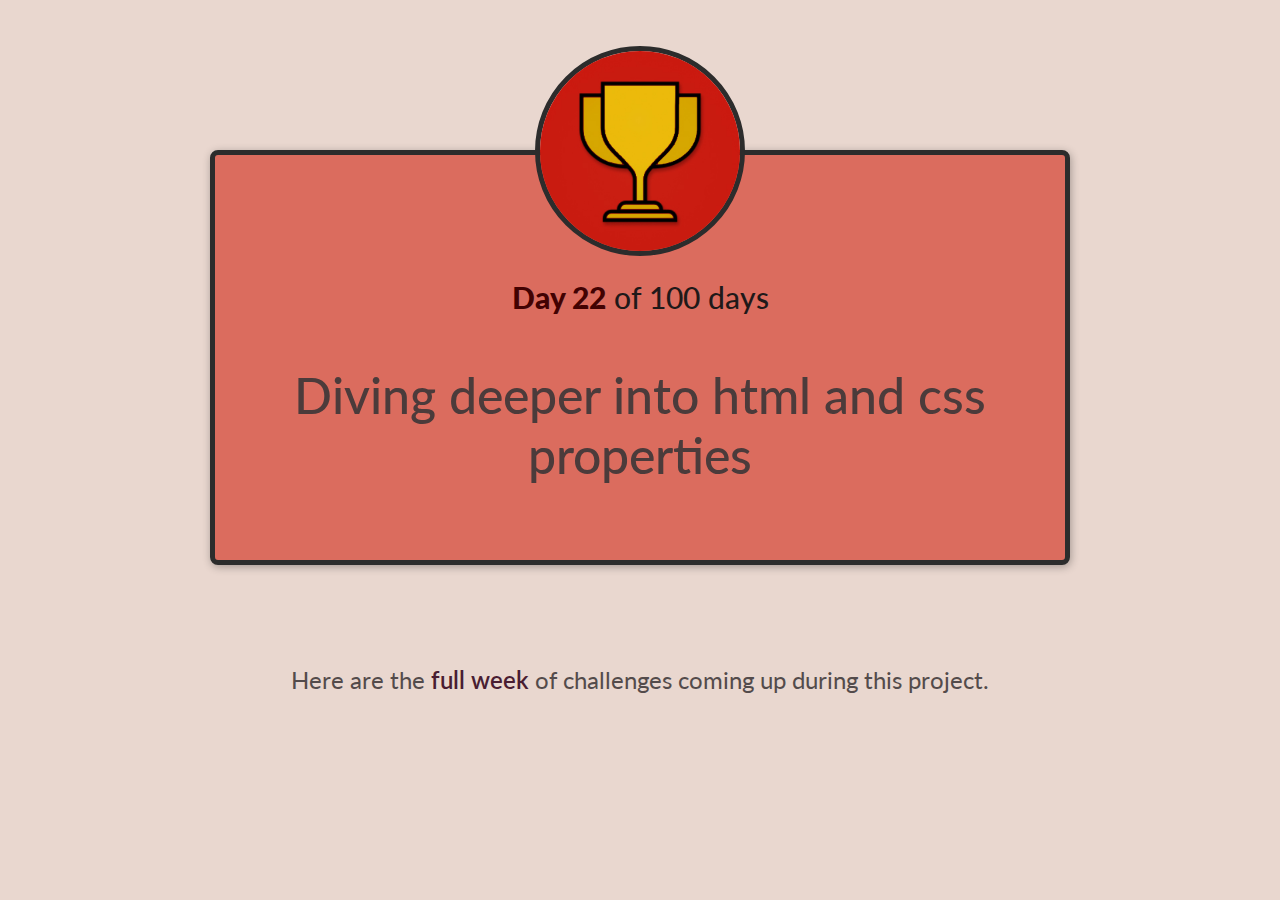
<file: index.html>
<!DOCTYPE html>
<html lang="en">
  <head>
    <meta charset="UTF-8" />
    <meta http-equiv="X-UA-Compatible" content="IE=edge" />
    <meta name="viewport" content="width=device-width, initial-scale=1.0" />
    <link rel="icon" href="./images/favicon.ico" type="image/x-icon" />
    <title>Rawgher's 100 Days of Code</title>
    <link rel="preconnect" href="https://fonts.googleapis.com" />
    <link rel="preconnect" href="https://fonts.gstatic.com" crossorigin />
    <link href="https://fonts.googleapis.com/css2?family=Lato:wght@400;700&display=swap" rel="stylesheet" />
    <link href="./css/styles.css" rel="stylesheet" />
    <link href="./css/index.css" rel="stylesheet" />
  </head>
  <body>
    <main>
      <img src="./images/challenges-trophy.jpg" alt="Challenge trophy image" />
      <h1><span class="current-date">Day 22</span> of 100 days</h1>
      <p id="challenge">Diving deeper into html and css properties</p>
    </main>
    <footer>
      <p>Here are the <a href="./full-week.html">full week</a> of challenges coming up during this project.</p>
    </footer>
  </body>
</html>
</file>
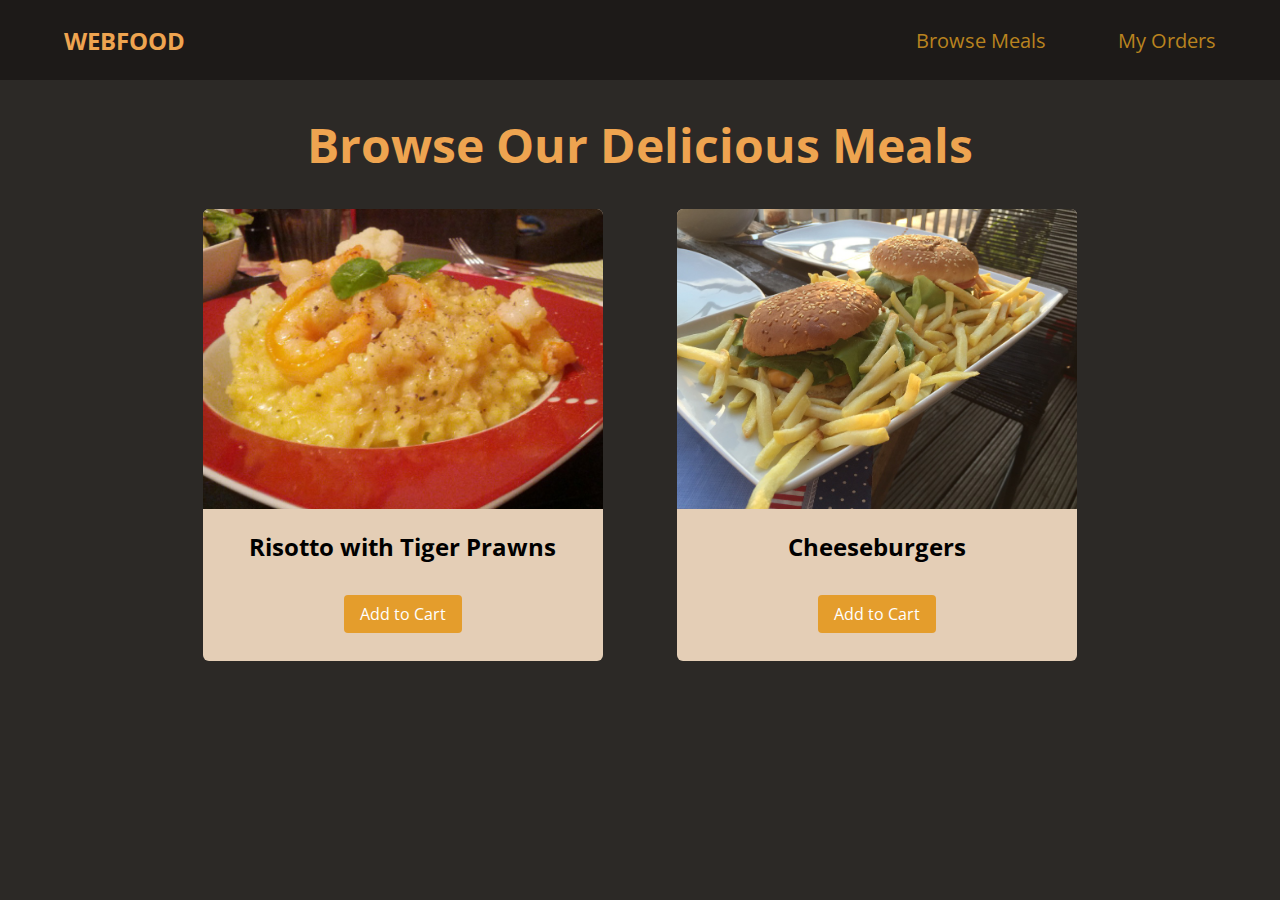
<file: food-site/index.html>
<!DOCTYPE html>
<html lang="en">
  <head>
    <meta charset="UTF-8" />
    <meta http-equiv="X-UA-Compatible" content="IE=edge" />
    <meta name="viewport" content="width=device-width, initial-scale=1.0" />
    <title>Webfood</title>
    <link rel="preconnect" href="https://fonts.gstatic.com" />
    <link href="https://fonts.googleapis.com/css2?family=Open+Sans:wght@400;700&display=swap" rel="stylesheet" />
    <link href="./css/styles.css" rel="stylesheet" />
  </head>
  <body>
    <header id="main-header">
      <a href="/food-site/index.html" id="nav-home">Webfood</a>
      <nav id="nav-items">
        <ul>
          <li><a href="#">Browse Meals</a></li>
          <li><a href="#">My Orders</a></li>
        </ul>
      </nav>
    </header>
    <main>
      <h1>Browse Our Delicious Meals</h1>
      <section id="latest-products">
        <div class="food-item">
          <article>
            <img src="./images/risotto.jpg" alt="Delicious risotto with tiger prawns" />
            <div class="food-item-content">
              <h2>Risotto with Tiger Prawns</h2>
              <a href="#" class="btn">Add to Cart</a>
            </div>
          </article>
        </div>
        <div class="food-item">
          <article>
            <img src="./images/cheeseburgers.jpg" alt="Classic cheeseburgers with fries" />
            <div class="food-item-content">
              <h2>Cheeseburgers</h2>
              <a href="#" class="btn">Add to Cart</a>
            </div>
          </article>
        </div>
      </section>
    </main>
  </body>
</html>
</file>
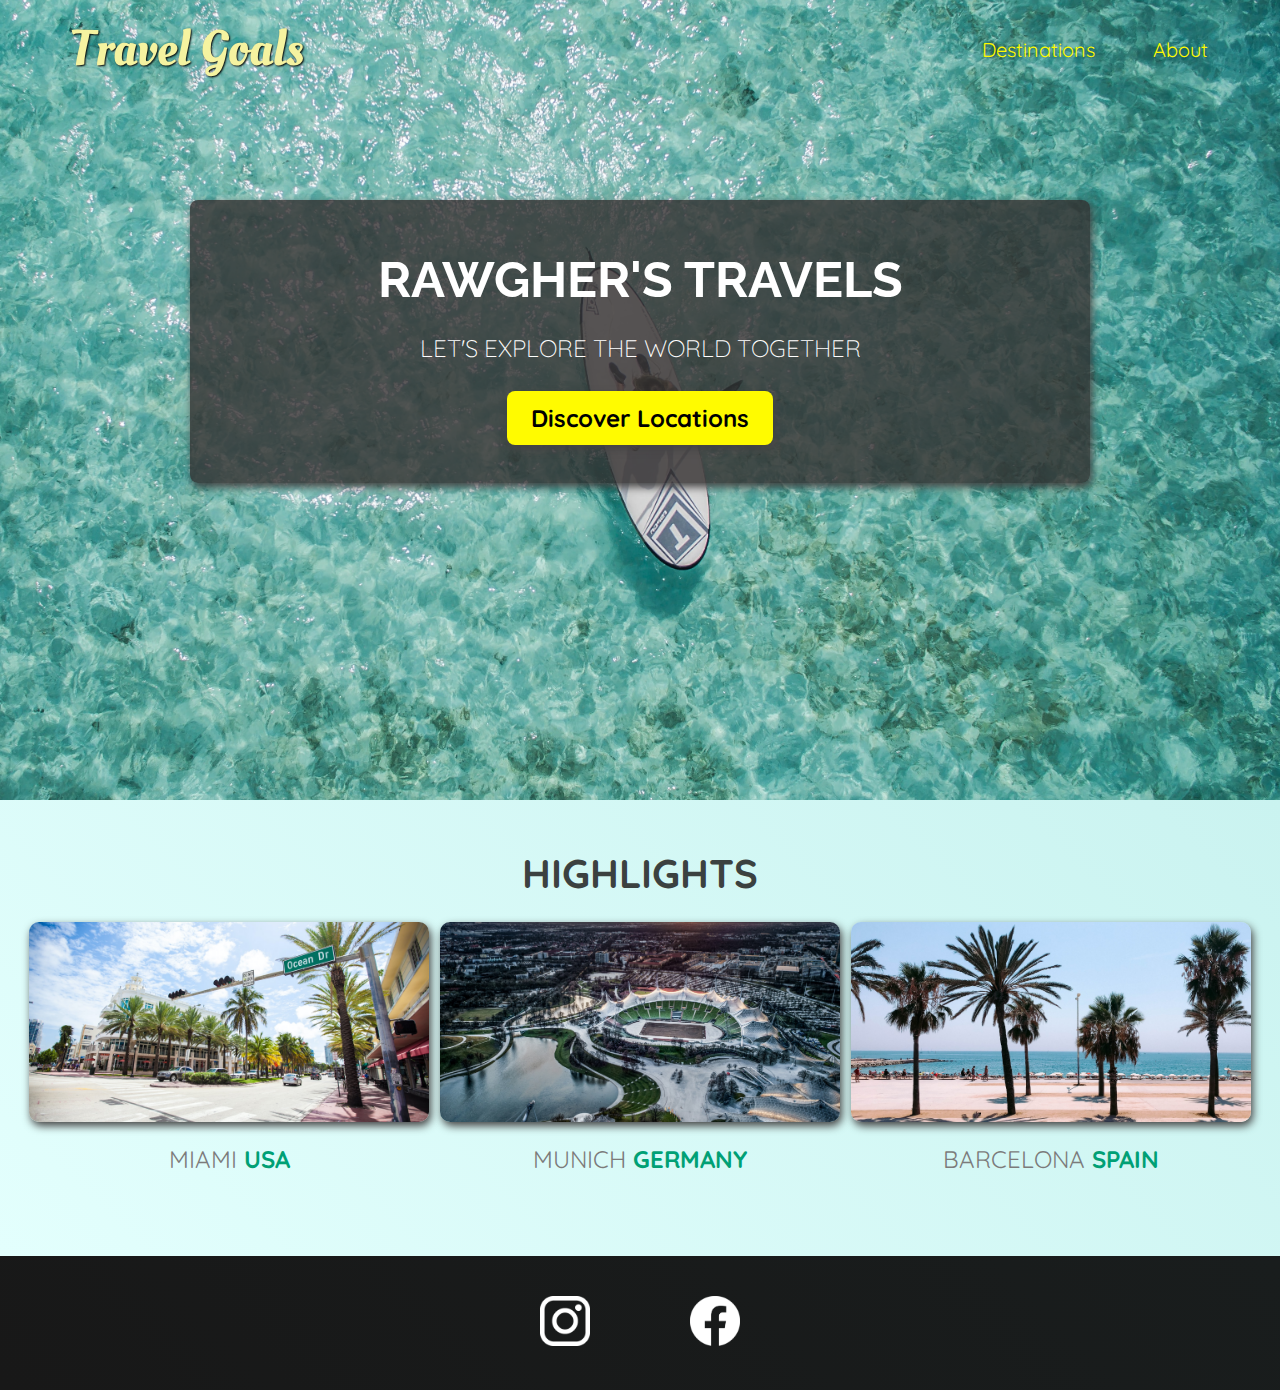
<file: travel-site/index.html>
<!DOCTYPE html>
<html lang="en">
  <head>
    <meta charset="UTF-8" />
    <meta http-equiv="X-UA-Compatible" content="IE=edge" />
    <meta name="viewport" content="width=device-width, initial-scale=1.0" />
    <title>Travel Goals</title>
    <link href="https://fonts.googleapis.com/css2?family=Raleway:wght@700&family=Oleo+Script:wght@700&family=Quicksand:wght@300;500;700&display=swap" rel="stylesheet" />
    <link href="./css/shared.css" rel="stylesheet" />
    <link href="./css/index.css" rel="stylesheet" />
  </head>
  <body>
    <header>
      <div id="header-logo">
        <a href="/travel-site/index.html">Travel Goals</a>
      </div>
      <nav id="nav-items">
        <ul>
          <li><a href="/travel-site/places.html">Destinations</a></li>
          <li><a href="#">About</a></li>
        </ul>
      </nav>
    </header>
    <main>
      <section id="hero">
        <div id="hero-holder">
          <h1>Rawgher's Travels</h1>
          <p>Let's explore the world together</p>
          <a href="/travel-site/places.html">Discover Locations</a>
        </div>
      </section>
      <section id="highlights">
        <h2>Highlights</h2>
        <div id="places-holder">
          <div class="place-card">
            <img src="./images/places/miami.jpg" alt="image of Miami" class="place-card-img" />
            <p>Miami <strong>USA</strong></p>
          </div>
          <div class="place-card">
            <img src="./images/places/munich.jpg" alt="image of Munich" class="place-card-img" />
            <p>Munich <strong>Germany</strong></p>
          </div>
          <div class="place-card">
            <img src="./images/places/barcelona.jpg" alt="image of Barcelona" class="place-card-img" />
            <p>Barcelona <strong>Spain</strong></p>
          </div>
        </div>
      </section>
    </main>
    <footer>
      <div id="footer-icon-holder">
        <a href="https://instagram.com"><img src="./images/icons/insta.png" class="footer-icon" alt="instagram icon" /></a>
        <a href="https://facebook.com"><img src="./images/icons/facebook.png" class="footer-icon" alt="facebook icon" /></a>
      </div>
    </footer>
  </body>
</html>
</file>
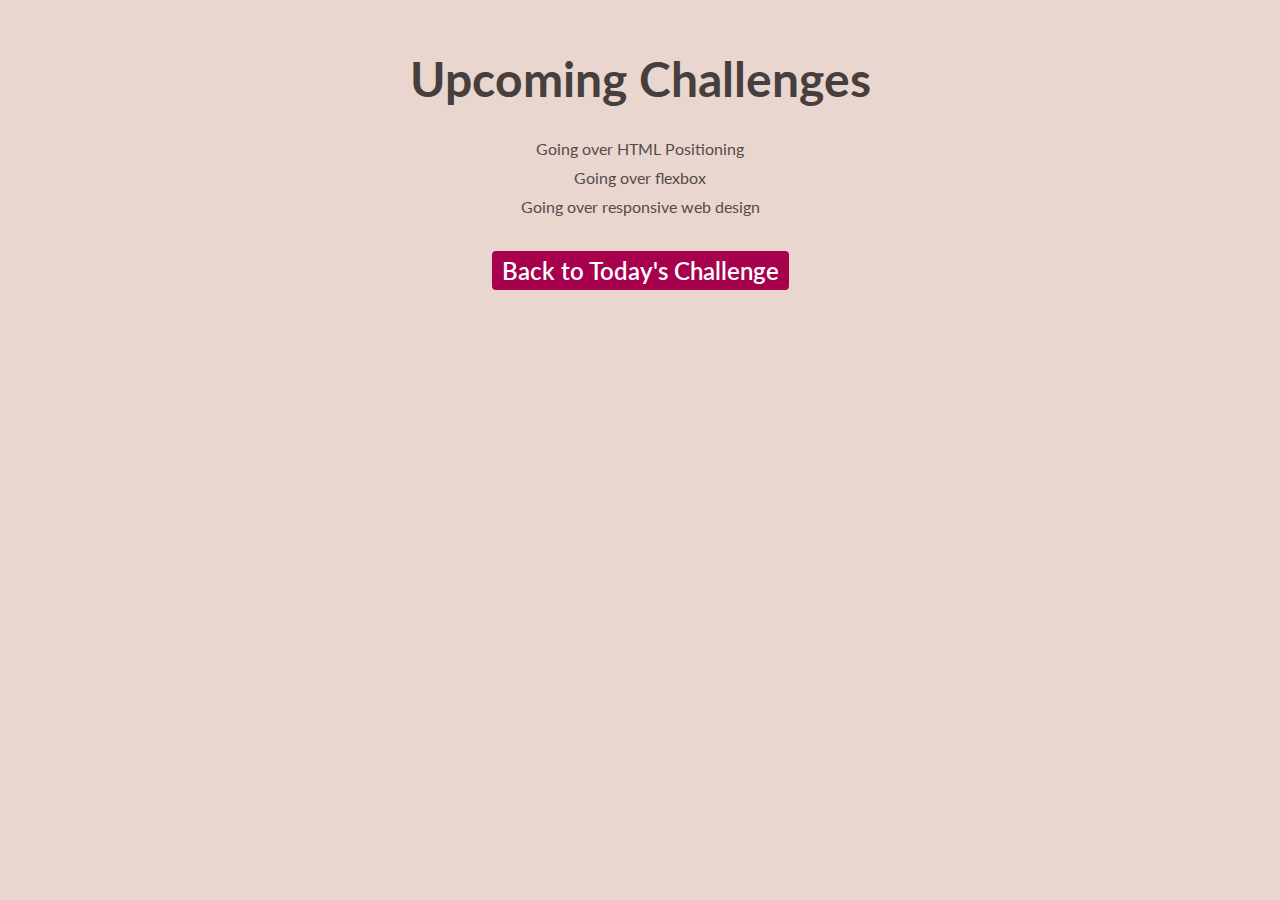
<file: full-week.html>
<!DOCTYPE html>
<html lang="en">
  <head>
    <meta charset="UTF-8" />
    <meta http-equiv="X-UA-Compatible" content="IE=edge" />
    <meta name="viewport" content="width=device-width, initial-scale=1.0" />
    <link rel="icon" href="./images/favicon.ico" type="image/x-icon" />
    <title>Upcoming Challenges</title>
    <link rel="preconnect" href="https://fonts.googleapis.com" />
    <link rel="preconnect" href="https://fonts.gstatic.com" crossorigin />
    <link href="https://fonts.googleapis.com/css2?family=Lato:wght@400;700&display=swap" rel="stylesheet" />
    <link href="./css/styles.css" rel="stylesheet" />
    <link href="./css/full-week.css" rel="stylesheet" />
  </head>
  <body>
    <header>
      <h1>Upcoming Challenges</h1>
    </header>
    <main>
      <ol>
        <li>Going over HTML Positioning</li>
        <li>Going over flexbox</li>
        <li>Going over responsive web design</li>
      </ol>
      <a href="./index.html">Back to Today's Challenge</a>
    </main>
  </body>
</html>
</file>
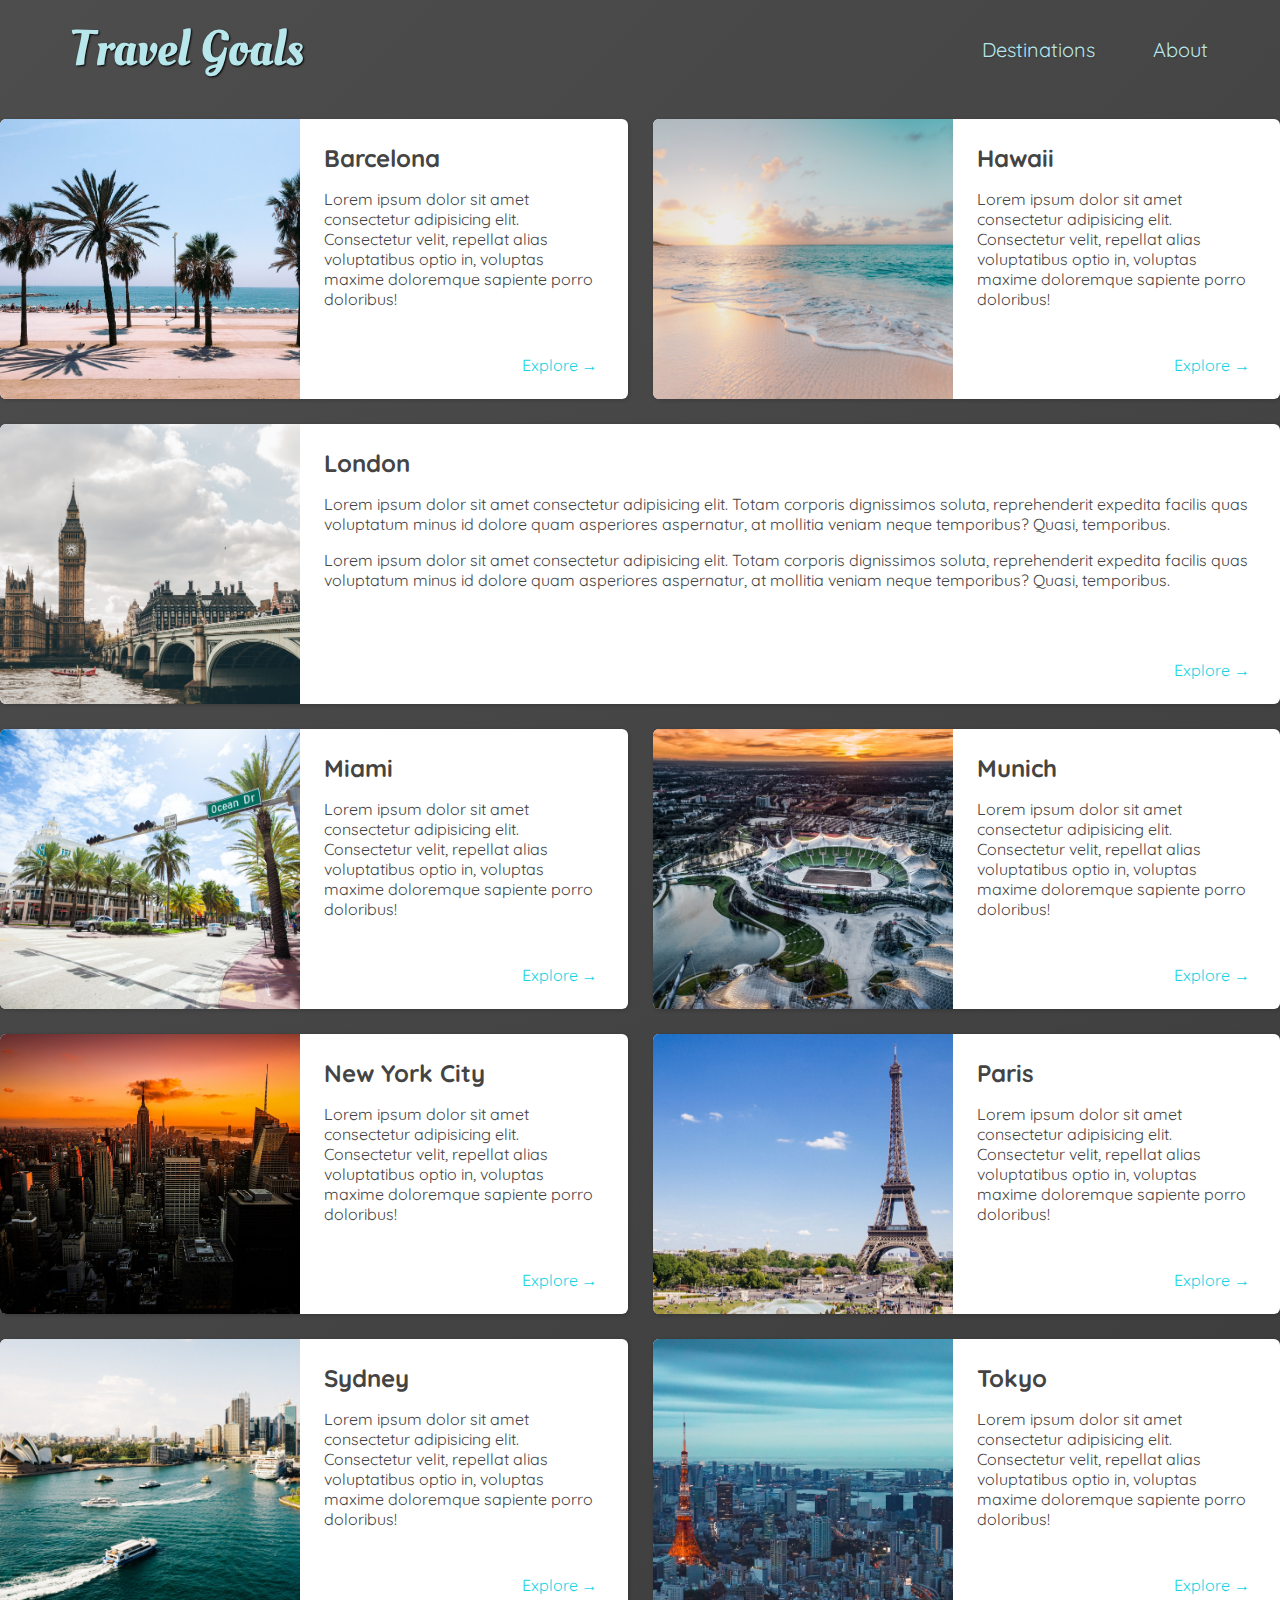
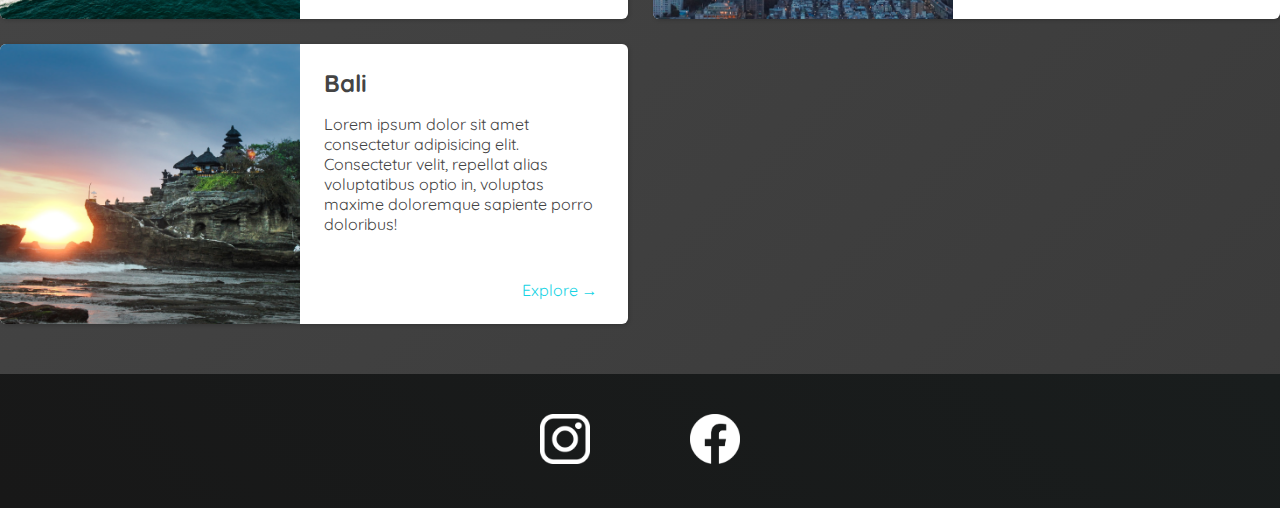
<file: travel-site/places.html>
<!DOCTYPE html>
<html lang="en">
  <head>
    <meta charset="UTF-8" />
    <meta http-equiv="X-UA-Compatible" content="IE=edge" />
    <meta name="viewport" content="width=device-width, initial-scale=1.0" />
    <title>Travel Goals</title>
    <link href="https://fonts.googleapis.com/css2?family=Raleway:wght@700&family=Oleo+Script:wght@700&family=Quicksand:wght@300;500;700&display=swap" rel="stylesheet" />
    <link href="./css/shared.css" rel="stylesheet" />
    <link href="./css/places.css" rel="stylesheet" />
  </head>
  <body>
    <header>
      <div id="header-logo">
        <a href="/travel-site/index.html">Travel Goals</a>
      </div>
      <nav id="nav-items">
        <ul>
          <li><a href="/travel-site/places.html">Destinations</a></li>
          <li><a href="#">About</a></li>
        </ul>
      </nav>
    </header>
    <main>
      <div id="main-card-holder">
        <div class="city-card">
          <img src="./images/places/barcelona.jpg" alt="Image of Barcelona" class="city-card-image" />
          <div class="city-card-info">
            <div class="card-text">
              <h2>Barcelona</h2>
              <p>Lorem ipsum dolor sit amet consectetur adipisicing elit. Consectetur velit, repellat alias voluptatibus optio in, voluptas maxime doloremque sapiente porro doloribus!</p>
            </div>
            <div class="card-actions">
              <a href="https://en.wikipedia.org/wiki/Barcelona" target="_blank">Explore &#x2192;</a>
            </div>
          </div>
        </div>

        <div class="city-card">
          <img src="./images/places/hawaii.jpg" alt="Image of Hawaii" class="city-card-image" />
          <div class="city-card-info">
            <div class="card-text">
              <h2>Hawaii</h2>
              <p>Lorem ipsum dolor sit amet consectetur adipisicing elit. Consectetur velit, repellat alias voluptatibus optio in, voluptas maxime doloremque sapiente porro doloribus!</p>
            </div>
            <div class="card-actions">
              <a href="https://en.wikipedia.org/wiki/Hawaii" target="_blank">Explore &#x2192;</a>
            </div>
          </div>
        </div>

        <div class="city-card">
          <img src="./images/places/london.jpg" alt="Image of London" class="city-card-image" />
          <div class="city-card-info">
            <div class="card-text">
              <h2>London</h2>
              <p>
                Lorem ipsum dolor sit amet consectetur adipisicing elit. Totam corporis dignissimos soluta, reprehenderit expedita facilis quas voluptatum minus id dolore quam asperiores aspernatur,
                at mollitia veniam neque temporibus? Quasi, temporibus.
              </p>
              <p>
                Lorem ipsum dolor sit amet consectetur adipisicing elit. Totam corporis dignissimos soluta, reprehenderit expedita facilis quas voluptatum minus id dolore quam asperiores aspernatur,
                at mollitia veniam neque temporibus? Quasi, temporibus.
              </p>
            </div>
            <div class="card-actions">
              <a href="https://en.wikipedia.org/wiki/London" target="_blank">Explore &#x2192;</a>
            </div>
          </div>
        </div>

        <div class="city-card">
          <img src="./images/places/miami.jpg" alt="Image of Miami" class="city-card-image" />
          <div class="city-card-info">
            <div class="card-text">
              <h2>Miami</h2>
              <p>Lorem ipsum dolor sit amet consectetur adipisicing elit. Consectetur velit, repellat alias voluptatibus optio in, voluptas maxime doloremque sapiente porro doloribus!</p>
            </div>
            <div class="card-actions">
              <a href="https://en.wikipedia.org/wiki/Miami" target="_blank">Explore &#x2192;</a>
            </div>
          </div>
        </div>

        <div class="city-card">
          <img src="./images/places/munich.jpg" alt="Image of Munich" class="city-card-image" />
          <div class="city-card-info">
            <div class="card-text">
              <h2>Munich</h2>
              <p>Lorem ipsum dolor sit amet consectetur adipisicing elit. Consectetur velit, repellat alias voluptatibus optio in, voluptas maxime doloremque sapiente porro doloribus!</p>
            </div>
            <div class="card-actions">
              <a href="https://en.wikipedia.org/wiki/Munich" target="_blank">Explore &#x2192;</a>
            </div>
          </div>
        </div>

        <div class="city-card">
          <img src="./images/places/new-york-city.jpg" alt="Image of New York City" class="city-card-image" />
          <div class="city-card-info">
            <div class="card-text">
              <h2>New York City</h2>
              <p>Lorem ipsum dolor sit amet consectetur adipisicing elit. Consectetur velit, repellat alias voluptatibus optio in, voluptas maxime doloremque sapiente porro doloribus!</p>
            </div>
            <div class="card-actions">
              <a href="https://en.wikipedia.org/wiki/New_York_City" target="_blank">Explore &#x2192;</a>
            </div>
          </div>
        </div>

        <div class="city-card">
          <img src="./images/places/paris.jpg" alt="Image of Paris" class="city-card-image" />
          <div class="city-card-info">
            <div class="card-text">
              <h2>Paris</h2>
              <p>Lorem ipsum dolor sit amet consectetur adipisicing elit. Consectetur velit, repellat alias voluptatibus optio in, voluptas maxime doloremque sapiente porro doloribus!</p>
            </div>
            <div class="card-actions">
              <a href="https://en.wikipedia.org/wiki/Paris" target="_blank">Explore &#x2192;</a>
            </div>
          </div>
        </div>

        <div class="city-card">
          <img src="./images/places/sydney.jpg" alt="Image of Sydney" class="city-card-image" />
          <div class="city-card-info">
            <div class="card-text">
              <h2>Sydney</h2>
              <p>Lorem ipsum dolor sit amet consectetur adipisicing elit. Consectetur velit, repellat alias voluptatibus optio in, voluptas maxime doloremque sapiente porro doloribus!</p>
            </div>
            <div class="card-actions">
              <a href="https://en.wikipedia.org/wiki/Sydney" target="_blank">Explore &#x2192;</a>
            </div>
          </div>
        </div>

        <div class="city-card">
          <img src="./images/places/tokyo.jpg" alt="Image of Tokyo" class="city-card-image" />
          <div class="city-card-info">
            <div class="card-text">
              <h2>Tokyo</h2>
              <p>Lorem ipsum dolor sit amet consectetur adipisicing elit. Consectetur velit, repellat alias voluptatibus optio in, voluptas maxime doloremque sapiente porro doloribus!</p>
            </div>
            <div class="card-actions">
              <a href="https://en.wikipedia.org/wiki/Tokyo" target="_blank">Explore &#x2192;</a>
            </div>
          </div>
        </div>

        <div class="city-card">
          <img src="./images/places/bali.jpg" alt="Image of Bali" class="city-card-image" />
          <div class="city-card-info">
            <div class="card-text">
              <h2>Bali</h2>
              <p>Lorem ipsum dolor sit amet consectetur adipisicing elit. Consectetur velit, repellat alias voluptatibus optio in, voluptas maxime doloremque sapiente porro doloribus!</p>
            </div>
            <div class="card-actions">
              <a href="https://en.wikipedia.org/wiki/Bali" target="_blank">Explore &#x2192;</a>
            </div>
          </div>
        </div>
      </div>
    </main>
    <footer>
      <div id="footer-icon-holder">
        <a href="https://instagram.com"><img src="./images/icons/insta.png" class="footer-icon" alt="instagram icon" /></a>
        <a href="https://facebook.com"><img src="./images/icons/facebook.png" class="footer-icon" alt="facebook icon" /></a>
      </div>
    </footer>
  </body>
</html>
</file>
<file: css/styles.css>
body {
  font-family: 'Lato', sans-serif;
  text-align: center;
  background-color: rgb(233, 215, 207);
  margin: 50px;
  color: rgb(83, 75, 75);
}

a {
  color: rgb(167, 1, 78);
  text-decoration: none;
  font-weight: 600;
}
p {
  font-size: 24px;
}

a:hover {
  text-decoration: underline;
}
</file>
<file: css/index.css>
main {
  max-width: 800px;
  width: 100%;
  margin: 150px auto 100px;
  background-color: rgb(219, 108, 94);
  padding: 25px;
  border: 5px solid rgb(44, 44, 44);
  border-radius: 8px;
  box-shadow: 1px 2px 8px rgba(0, 0, 0, 0.3);
}

h1 {
  font-weight: 500;
  font-size: 30px;
  color: rgb(31, 25, 25);
}

img {
  max-width: 200px;
  width: 100%;
  height: 200px;
  border-radius: 50%;
  border: 5px solid rgb(44, 44, 44);
  margin-top: -134px;
}

.current-date {
  font-weight: 900;
  color: rgb(66, 2, 2);
}

#challenge {
  color: rgb(75, 59, 59);
  font-weight: 500;
  font-size: 50px;
}

a {
  color: rgb(73, 29, 50);
}
</file>
<file: food-site/css/styles.css>
body {
  font-family: 'Open Sans', sans-serif;
  margin: 0;
  background-color: rgb(44, 41, 38);
}

#main-header {
  height: 5rem;
  display: flex;
  justify-content: space-between;
  align-items: center;
  background-color: rgb(29, 26, 24);
  padding: 0 5%;
}

#nav-home {
  color: rgb(238, 164, 80);
  font-size: 1.5rem;
  font-weight: bold;
  text-transform: uppercase;
  text-decoration: none;
}

#nav-items {
  max-width: 300px;
  width: 100%;
}

#nav-items ul {
  list-style-type: none;
  margin: 0;
  padding: 0;
  display: flex;
  justify-content: space-between;
  align-items: center;
}

#nav-items li a {
  text-decoration: none;
  color: rgb(185, 131, 31);
  font-size: 1.25rem;
}

#nav-items li a:hover {
  color: rgb(228, 163, 44);
}

main h1 {
  text-align: center;
  color: rgb(238, 164, 80);
  font-size: 3rem;
}

#latest-products {
  max-width: 80%;
  width: 100%;
  margin: 2rem auto;
  display: flex;
  justify-content: space-evenly;
  align-items: center;
}

.food-item {
  background-color: rgb(228, 206, 182);
  border-radius: 6px;
  overflow: hidden;
}

.food-item img {
  height: 300px;
  max-width: 400px;
  width: 100%;
  object-fit: cover;
}

.food-item-content {
  padding: 1rem;
  text-align: center;
  margin-bottom: 20px;
}

.food-item-content h2 {
  margin-top: 0;
  margin-bottom: 2.5rem;
}

.food-item-content .btn {
  text-decoration: none;
  background-color: rgb(228, 157, 44);
  color: #fff;
  border-radius: 4px;
  padding: 0.5rem 1rem;
}

.food-item-content .btn:hover {
  background-color: rgb(221, 134, 34);
}
</file>
<file: travel-site/css/shared.css>
body {
  font-family: 'Quicksand', sans-serif;
  margin: 0;
  position: relative;
}

header {
  display: flex;
  justify-content: space-between;
  align-items: center;
  padding: 15px 60px;
  position: absolute;
  top: 0;
  right: 0;
  left: 0;
}

#header-logo a {
  padding: 10px;
  font-family: 'Oleo Script', sans-serif;
  color: rgb(245, 243, 160);
  font-size: 50px;
  text-decoration: none;
  text-shadow: 1px 1px 2px rgb(0, 0, 0);
}

#nav-items {
  max-width: 250px;
  width: 100%;
}

#nav-items ul {
  list-style-type: none;
  margin: 0;
  padding: 0;
  display: flex;
  justify-content: space-between;
  align-items: center;
}

#nav-items li a {
  text-decoration: none;
  color: rgb(255, 251, 0);
  font-size: 20px;
  text-shadow: 1px 1px 2px rgba(0, 0, 0, 0.2);
  padding: 12px;
  border-radius: 6px;
}

#nav-items li a:hover {
  color: rgb(77, 77, 77);
  background-color: rgb(255, 251, 0);
}

footer {
  padding: 40px 20px;
  background: linear-gradient(45deg, rgb(24, 24, 24), rgb(25, 29, 29));
}

#footer-icon-holder {
  display: flex;
  justify-content: center;
  align-items: center;
}

.footer-icon {
  max-width: 50px;
  width: 100%;
  height: 50px;
  margin: 0 50px;
}
</file>
<file: travel-site/css/index.css>
#hero {
  background-image: url('../images/places/ocean.jpg');
  height: 800px;
  background-position: center;
  background-size: cover;
}

#hero-holder {
  max-width: 900px;
  width: 100%;
  background-color: rgba(51, 47, 47, 0.8);
  color: #fff;
  box-shadow: 2px 4px 8px rgb(68, 67, 67);
  border-radius: 8px;
  text-align: center;
  padding: 50px 0;
  margin: 0 auto;
  position: relative;
  top: 200px;
}

#hero-holder h1 {
  text-transform: uppercase;
  font-size: 50px;
  font-family: 'Raleway', sans-serif;
  margin: 0;
}

#hero-holder p {
  text-transform: uppercase;
  font-size: 24px;
  font-weight: 300;
  margin-bottom: 40px;
}

#hero-holder a {
  text-decoration: none;
  background-color: rgb(255, 251, 0);
  padding: 12px 24px;
  color: #000;
  font-size: 24px;
  font-weight: 700;
  border-radius: 8px;
  box-shadow: 2px 4px 8px rgb(68, 67, 67);
}

#hero-holder a:hover {
  background-color: rgb(255, 238, 0);
}

#highlights {
  padding: 24px;
  background: linear-gradient(45deg, rgb(227, 255, 253), rgb(202, 243, 240));
}

#highlights h2 {
  text-align: center;
  text-transform: uppercase;
  font-size: 40px;
  color: rgb(59, 65, 64);
  margin: 24px 0;
}

#places-holder {
  display: flex;
  justify-content: space-around;
  align-items: center;
  margin-bottom: 40px;
}

.place-card {
  text-align: center;
}

.place-card-img {
  height: 200px;
  width: 400px;
  box-shadow: 2px 4px 8px rgb(68, 67, 67);
  border-radius: 10px;
  object-fit: cover;
}

.place-card p {
  text-transform: uppercase;
  font-size: 24px;
  color: rgb(124, 123, 123);
  margin: 18px 0;
}

.place-card p strong {
  color: rgb(0, 160, 117);
}
</file>
<file: css/full-week.css>
h1 {
  font-size: 48px;
  color: rgb(71, 62, 62);
}

a {
  background-color: rgb(167, 1, 78);
  color: #fff;
  border-radius: 4px;
  font-size: 24px;
  padding: 5px 10px;
}

a:hover {
  text-decoration: none;
  background-color: rgb(180, 12, 90);
}

ol {
  padding-inline-start: unset;
  list-style: none;
  margin-bottom: 40px;
}

li {
  margin-bottom: 10px;
}
</file>
<file: travel-site/css/places.css>
body {
  background: linear-gradient(135deg, rgb(77, 77, 77), rgb(58, 58, 58));
  color: rgb(68, 68, 68);
}

header {
  position: static;
}

#header-logo a,
#nav-items li a {
  color: rgb(183, 230, 235);
}

#nav-items li a:hover {
  background-color: rgb(183, 230, 235);
  color: rgb(59, 59, 59);
}

#main-card-holder {
  max-width: 1300px;
  width: 100%;
  margin: 20px auto 50px;
  display: grid;
  grid-template-columns: 1fr 1fr;
  gap: 25px 25px;
}

.city-card {
  display: flex;
  background-color: #fff;
  box-shadow: 1px 1px 4px rgba(0, 0, 0, 0.2);
  border-radius: 6px;
  overflow: hidden;
}

.city-card:nth-child(3) {
  grid-column: 1 / 3;
}

.city-card-info {
  padding: 24px;
  display: flex;
  justify-content: space-between;
  flex-direction: column;
}

.city-card-image {
  max-width: 300px;
  width: 100%;
  height: 280px;
  object-fit: cover;
}

.card-text h2 {
  margin: 0;
}

.card-actions {
  text-align: right;
}

.card-actions a {
  text-decoration: none;
  padding: 6px;
  color: rgb(22, 211, 228);
  border-radius: 5px;
}

.card-actions a:hover {
  background-color: rgb(235, 253, 255);
}
</file>
